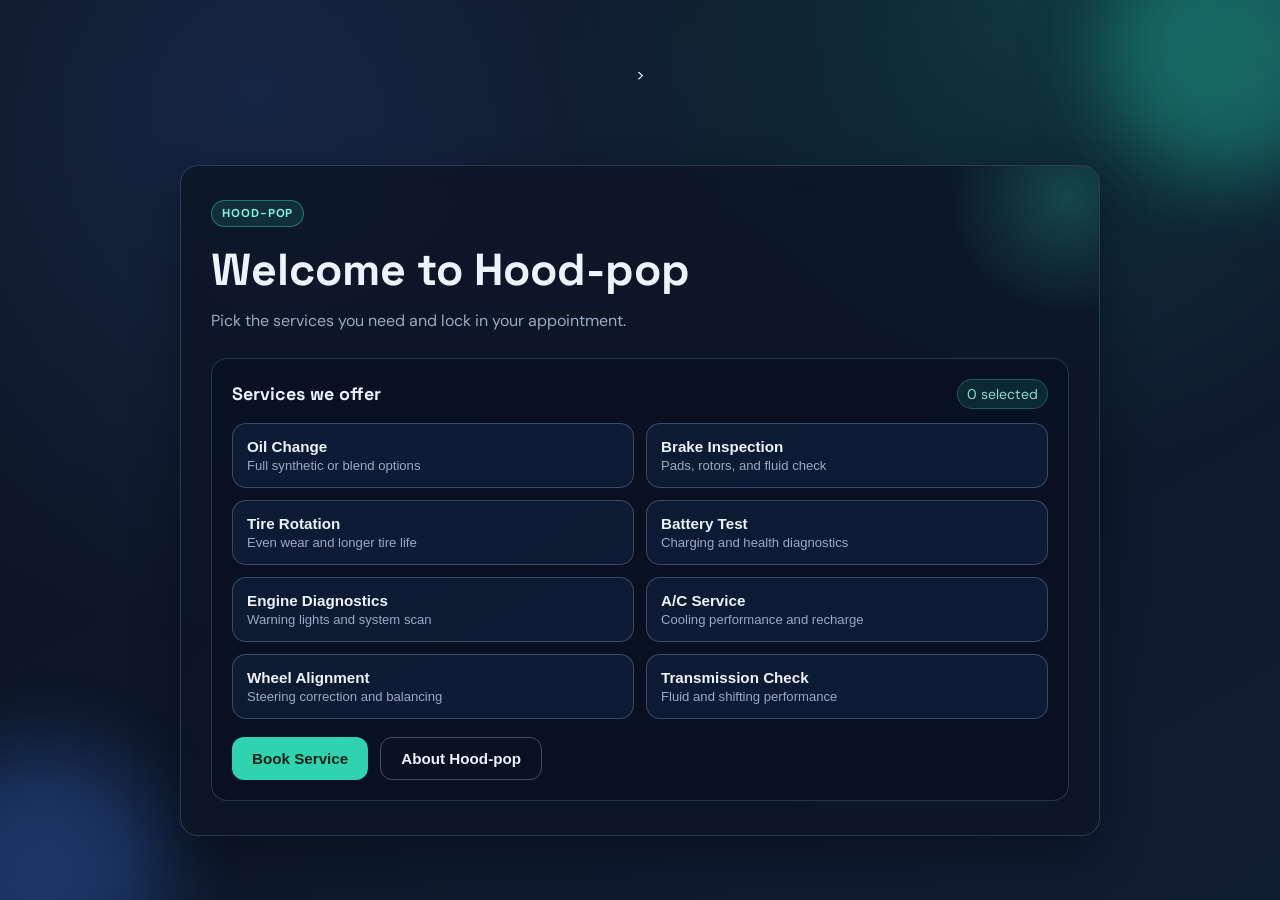
<file: frontend/index.html>
<!DOCTYPE html>
<html lang="en">
<head>
<meta charset="UTF-8">
<meta name="viewport" content="width=device-width, initial-scale=1.0">
<title>Hood-pop</title>
<link rel="preconnect" href="https://fonts.googleapis.com">
<link rel="preconnect" href="https://fonts.gstatic.com" crossorigin>
<link href="https://fonts.googleapis.com/css2?family=DM+Sans:wght@400;500;700&family=Space+Grotesk:wght@500;700&display=swap" rel="stylesheet">
<link rel="stylesheet" href="style.css">
>
</head>

<body>

<div class="bg-glow bg-glow-one"></div>
<div class="bg-glow bg-glow-two"></div>

<main class="welcome-shell">
    <section class="welcome-card">
        <div class="chip">HOOD-POP</div>
        <h1>Welcome to Hood-pop</h1>
        <p>Pick the services you need and lock in your appointment.</p>

        <section class="services-panel" aria-label="Common mechanic services">
            <div class="services-header">
                <h2>Services we offer</h2>
                <span id="selected-count">0 selected</span>
            </div>

            <div class="services-grid" id="services-grid">
                <button class="service-btn" type="button" data-service="Oil Change">
                    <strong>Oil Change</strong>
                    <span>Full synthetic or blend options</span>
                </button>
                <button class="service-btn" type="button" data-service="Brake Inspection">
                    <strong>Brake Inspection</strong>
                    <span>Pads, rotors, and fluid check</span>
                </button>
                <button class="service-btn" type="button" data-service="Tire Rotation">
                    <strong>Tire Rotation</strong>
                    <span>Even wear and longer tire life</span>
                </button>
                <button class="service-btn" type="button" data-service="Battery Test">
                    <strong>Battery Test</strong>
                    <span>Charging and health diagnostics</span>
                </button>
                <button class="service-btn" type="button" data-service="Engine Diagnostics">
                    <strong>Engine Diagnostics</strong>
                    <span>Warning lights and system scan</span>
                </button>
                <button class="service-btn" type="button" data-service="A/C Service">
                    <strong>A/C Service</strong>
                    <span>Cooling performance and recharge</span>
                </button>
                <button class="service-btn" type="button" data-service="Wheel Alignment">
                    <strong>Wheel Alignment</strong>
                    <span>Steering correction and balancing</span>
                </button>
                <button class="service-btn" type="button" data-service="Transmission Check">
                    <strong>Transmission Check</strong>
                    <span>Fluid and shifting performance</span>
                </button>
            </div>

            <div class="cta-row">
                <button id="book-btn" class="cta-btn" type="button">Book Service</button>
                <button id="aboutus-btn" class="ghost-btn" type="button">About Hood-pop</button>
            </div>
        </section>
    </section>
</main>

<script src="script.js"></script>

</body>
</html>
</file>
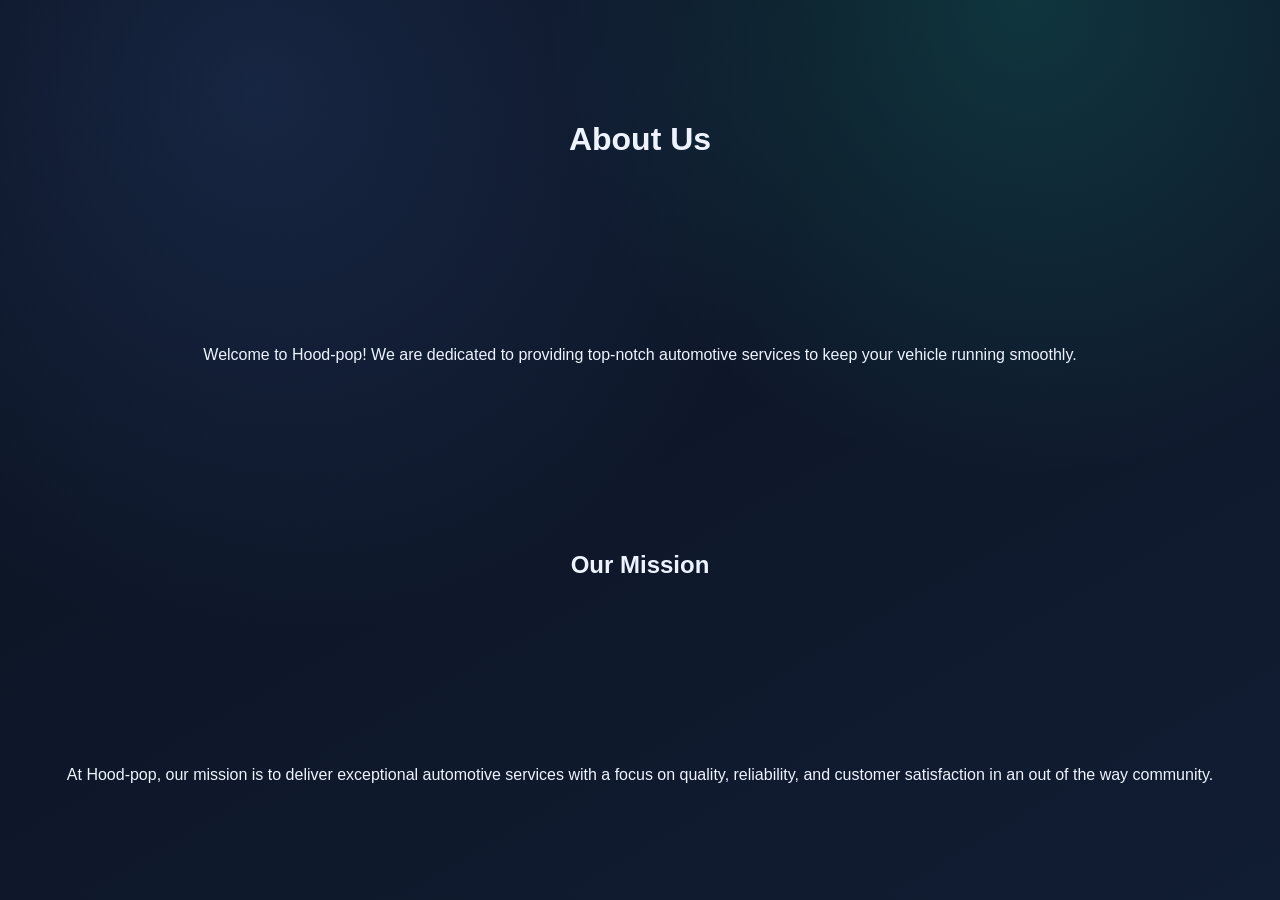
<file: frontend/AboutUs.html>
<!DOCTYPE html>
<html lang="en"> 
<head>
<meta charset="UTF-8">
<meta name="viewport" content="width=device-width, initial-scale=1.0">
<title>About Us - Hood-pop</title>   
<link rel="preconnect" href="https://fonts.googleapis.com">
<link rel="preconnect" href="https://fonts.gstatic.com" crossorigin>
<link href="https://fonts.googleapis.com/css2?family=Roboto:wght@400;700&display=swap" rel="stylesheet">
<link rel="stylesheet" href="AboutUs.css">
</head>
<body>
    <h1>About Us</h1>
    <p>Welcome to Hood-pop! We are dedicated to providing top-notch automotive services to keep your vehicle running smoothly.</p>
</body>

</body>
    <h2>Our Mission</h2>
    <p>At Hood-pop, our mission is to deliver exceptional automotive services with a focus on quality, reliability, and customer satisfaction in an out of the way community.</p>
</body>

</html>
</file>
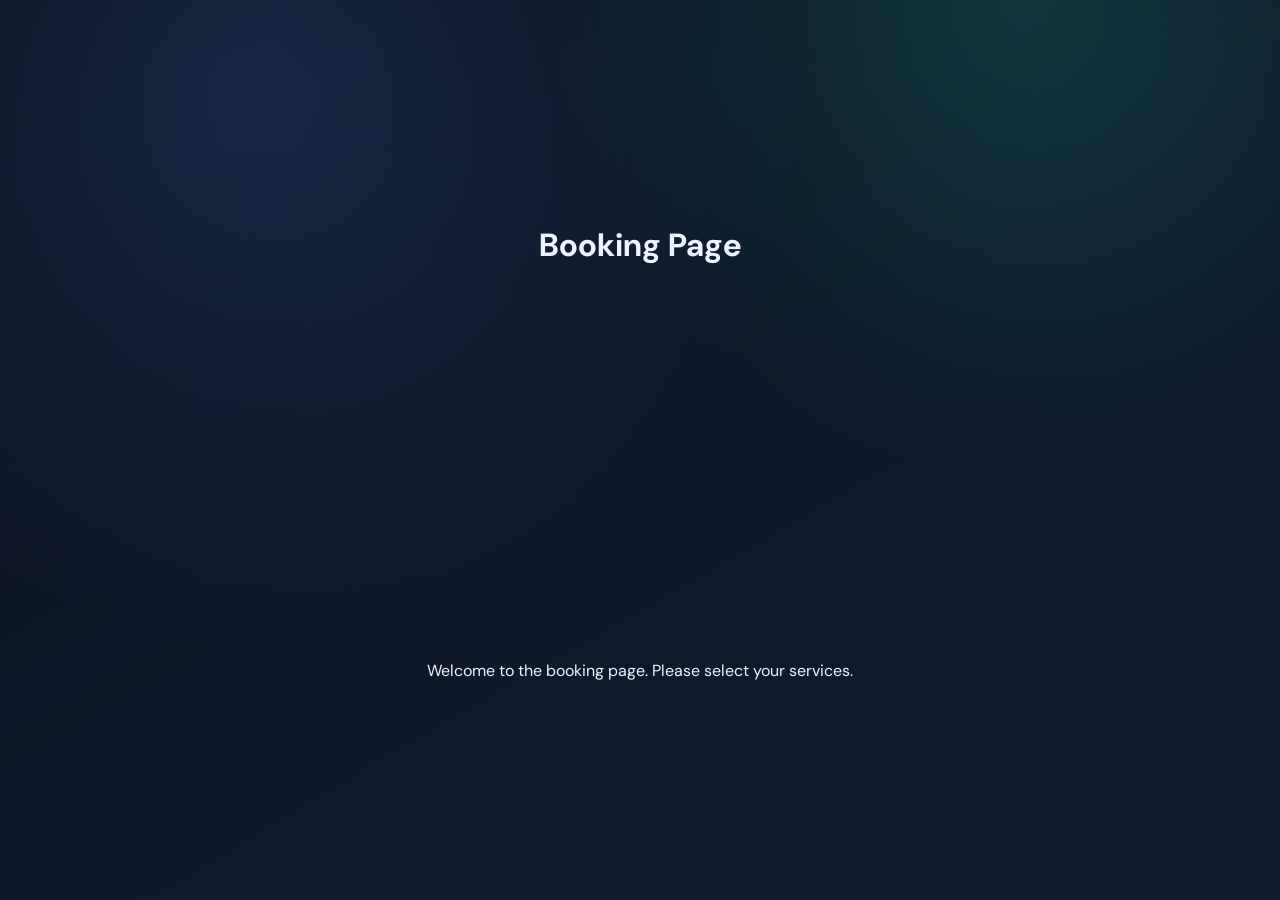
<file: frontend/Booking/booking.html>
<!DOCTYPE html>
<html lang="en">
<head>
    <meta charset="UTF-8">
    <meta name="viewport" content="width=device-width, initial-scale=1.0">
    <title>Booking</title>
<link rel="preconnect" href="https://fonts.googleapis.com">
<link rel="preconnect" href="https://fonts.gstatic.com" crossorigin>
<link href="https://fonts.googleapis.com/css2?family=DM+Sans:wght@400;500;700&family=Space+Grotesk:wght@500;700&display=swap" rel="stylesheet">
<link rel="stylesheet" href="booking.css">

</head>
<body>
    <h1>Booking Page</h1>
    <p>Welcome to the booking page. Please select your services.</p>
</body>
</html>
</file>
<file: frontend/style.css>
:root {
	--bg-base: #0b1220;
	--bg-soft: #111d33;
	--panel: rgba(12, 21, 38, 0.78);
	--panel-border: rgba(173, 193, 230, 0.2);
	--text-main: #edf3ff;
	--text-muted: #9aa9c4;
	--brand: #2fd3b0;
	--shadow: 0 20px 45px rgba(5, 10, 20, 0.45);
	--radius-lg: 18px;
}

* {
	box-sizing: border-box;
}

body {
	margin: 0;
	min-height: 100vh;
	display: grid;
	place-items: center;
	font-family: "DM Sans", "Segoe UI", sans-serif;
	color: var(--text-main);
	background:
		radial-gradient(circle at 20% 10%, rgba(57, 95, 167, 0.24), transparent 42%),
		radial-gradient(circle at 80% 0%, rgba(25, 196, 164, 0.18), transparent 35%),
		linear-gradient(150deg, var(--bg-base), var(--bg-soft));
	position: relative;
	overflow-x: hidden;
	padding: 24px;
}

.bg-glow {
	position: fixed;
	border-radius: 50%;
	pointer-events: none;
	filter: blur(40px);
	opacity: 0.45;
	z-index: 0;
}

.bg-glow-one {
	width: 260px;
	height: 260px;
	background: #1fb39a;
	top: -80px;
	right: -80px;
}

.bg-glow-two {
	width: 240px;
	height: 240px;
	background: #2c5cae;
	bottom: -90px;
	left: -80px;
}

.welcome-shell {
	position: relative;
	z-index: 1;
	width: min(920px, 100%);
}

.welcome-card {
	border-radius: var(--radius-lg);
	border: 1px solid var(--panel-border);
	background: var(--panel);
	-webkit-backdrop-filter: blur(14px);
	backdrop-filter: blur(14px);
	box-shadow: var(--shadow);
	padding: 34px 30px;
	animation: rise 650ms ease-out;
	text-align: left;
}

.welcome-card {
	position: relative;
	overflow: hidden;
}

.welcome-card::after {
	content: "";
	position: absolute;
	width: 240px;
	height: 240px;
	top: -90px;
	right: -90px;
	background: radial-gradient(circle, rgba(47, 211, 176, 0.25), transparent 70%);
	pointer-events: none;
}

.chip {
	display: inline-block;
	margin-bottom: 10px;
	border: 1px solid rgba(47, 211, 176, 0.45);
	background: rgba(47, 211, 176, 0.13);
	color: #7ef6df;
	border-radius: 999px;
	padding: 5px 10px;
	font-size: 0.72rem;
	letter-spacing: 0.08em;
	font-weight: 700;
}

.services-panel {
	margin-top: 24px;
	padding: 20px;
	border: 1px solid rgba(173, 193, 230, 0.2);
	border-radius: 16px;
	background: rgba(7, 15, 31, 0.52);
}

.services-header {
	display: flex;
	justify-content: space-between;
	align-items: center;
	gap: 10px;
	margin-bottom: 14px;
}

.services-header h2 {
	margin: 0;
	font-family: "Space Grotesk", "Segoe UI", sans-serif;
	font-size: 1.12rem;
	font-weight: 700;
}

#selected-count {
	font-size: 0.88rem;
	color: #8cdcc9;
	background: rgba(47, 211, 176, 0.12);
	border: 1px solid rgba(47, 211, 176, 0.3);
	border-radius: 999px;
	padding: 5px 9px;
}

.services-grid {
	display: grid;
	grid-template-columns: repeat(2, minmax(0, 1fr));
	gap: 12px;
}

.service-btn {
	width: 100%;
	padding: 14px;
	border-radius: 14px;
	border: 1px solid rgba(173, 193, 230, 0.28);
	background: rgba(14, 31, 56, 0.82);
	color: var(--text-main);
	font-size: 0.95rem;
	cursor: pointer;
	transition: border-color 180ms ease, transform 180ms ease, background 180ms ease;
	text-align: left;
	display: grid;
	gap: 3px;
}

.service-btn strong {
	font-size: 0.95rem;
	font-weight: 700;
}

.service-btn span {
	font-size: 0.82rem;
	color: var(--text-muted);
}

.service-btn:hover {
	transform: translateY(-2px);
	border-color: rgba(47, 211, 176, 0.55);
	background: rgba(20, 45, 77, 0.88);
}

.service-btn.active {
	border-color: rgba(47, 211, 176, 0.9);
	background: rgba(24, 70, 72, 0.74);
	box-shadow: inset 0 0 0 1px rgba(47, 211, 176, 0.25);
}

.cta-row {
	display: flex;
	flex-wrap: wrap;
	gap: 12px;
	margin-top: 18px;
}

.cta-btn,
.ghost-btn {
	padding: 12px 20px;
	border-radius: 12px;
	font-size: 0.95rem;
	font-weight: 600;
	cursor: pointer;
	transition: transform 170ms ease, background 170ms ease, border-color 170ms ease;
}

.cta-btn {
	border: none;
	background: var(--brand);
	color: #062018;
}

.cta-btn:hover {
	background: #28b39a;
	transform: translateY(-1px);
}

.ghost-btn {
	border: 1px solid rgba(173, 193, 230, 0.34);
	background: transparent;
	color: var(--text-main);
}

.ghost-btn:hover {
	border-color: rgba(47, 211, 176, 0.6);
	background: rgba(47, 211, 176, 0.12);
}

h1 {
	font-family: "Space Grotesk", "Segoe UI", sans-serif;
	font-size: clamp(2rem, 4vw, 2.8rem);
	line-height: 1.1;
	margin: 8px 0 12px;
}

p {
	margin: 0;
	color: var(--text-muted);
	line-height: 1.7;
	font-size: 1rem;
}


@keyframes rise {
	from {
		opacity: 0;
		transform: translateY(14px);
	}
	to {
		opacity: 1;
		transform: translateY(0);
	}
}

@media (max-width: 860px) {
	body {
		padding: 14px;
	}

	.welcome-card {
		padding: 28px 20px;
	}

	.services-grid {
		grid-template-columns: 1fr;
	}

	.services-header {
		align-items: flex-start;
		flex-direction: column;
	}
}
</file>
<file: frontend/AboutUs.css>
:root {
	--bg-base: #0b1220;
	--bg-soft: #111d33;
	--panel: rgba(12, 21, 38, 0.78);
	--panel-border: rgba(173, 193, 230, 0.2);
	--text-main: #edf3ff;
	--text-muted: #9aa9c4;
	--brand: #2fd3b0;
	--shadow: 0 20px 45px rgba(5, 10, 20, 0.45);
	--radius-lg: 18px;
}

* {
	box-sizing: border-box;
}

body {
	margin: 0;
	min-height: 100vh;
	display: grid;
	place-items: center;
	font-family: "DM Sans", "Segoe UI", sans-serif;
	color: var(--text-main);
	background:
		radial-gradient(circle at 20% 10%, rgba(57, 95, 167, 0.24), transparent 42%),
		radial-gradient(circle at 80% 0%, rgba(25, 196, 164, 0.18), transparent 35%),
		linear-gradient(150deg, var(--bg-base), var(--bg-soft));
	position: relative;
	overflow-x: hidden;
	padding: 24px;
}
</file>
<file: frontend/Booking/booking.css>
:root {
	--bg-base: #0b1220;
	--bg-soft: #111d33;
	--panel: rgba(12, 21, 38, 0.78);
	--panel-border: rgba(173, 193, 230, 0.2);
	--text-main: #edf3ff;
	--text-muted: #9aa9c4;
	--brand: #2fd3b0;
	--shadow: 0 20px 45px rgba(5, 10, 20, 0.45);
	--radius-lg: 18px;
}

* {
	box-sizing: border-box;
}

body {
	margin: 0;
	min-height: 100vh;
	display: grid;
	place-items: center;
	font-family: "DM Sans", "Segoe UI", sans-serif;
	color: var(--text-main);
	background:
		radial-gradient(circle at 20% 10%, rgba(57, 95, 167, 0.24), transparent 42%),
		radial-gradient(circle at 80% 0%, rgba(25, 196, 164, 0.18), transparent 35%),
		linear-gradient(150deg, var(--bg-base), var(--bg-soft));
	position: relative;
	overflow-x: hidden;
	padding: 24px;
}
</file>
